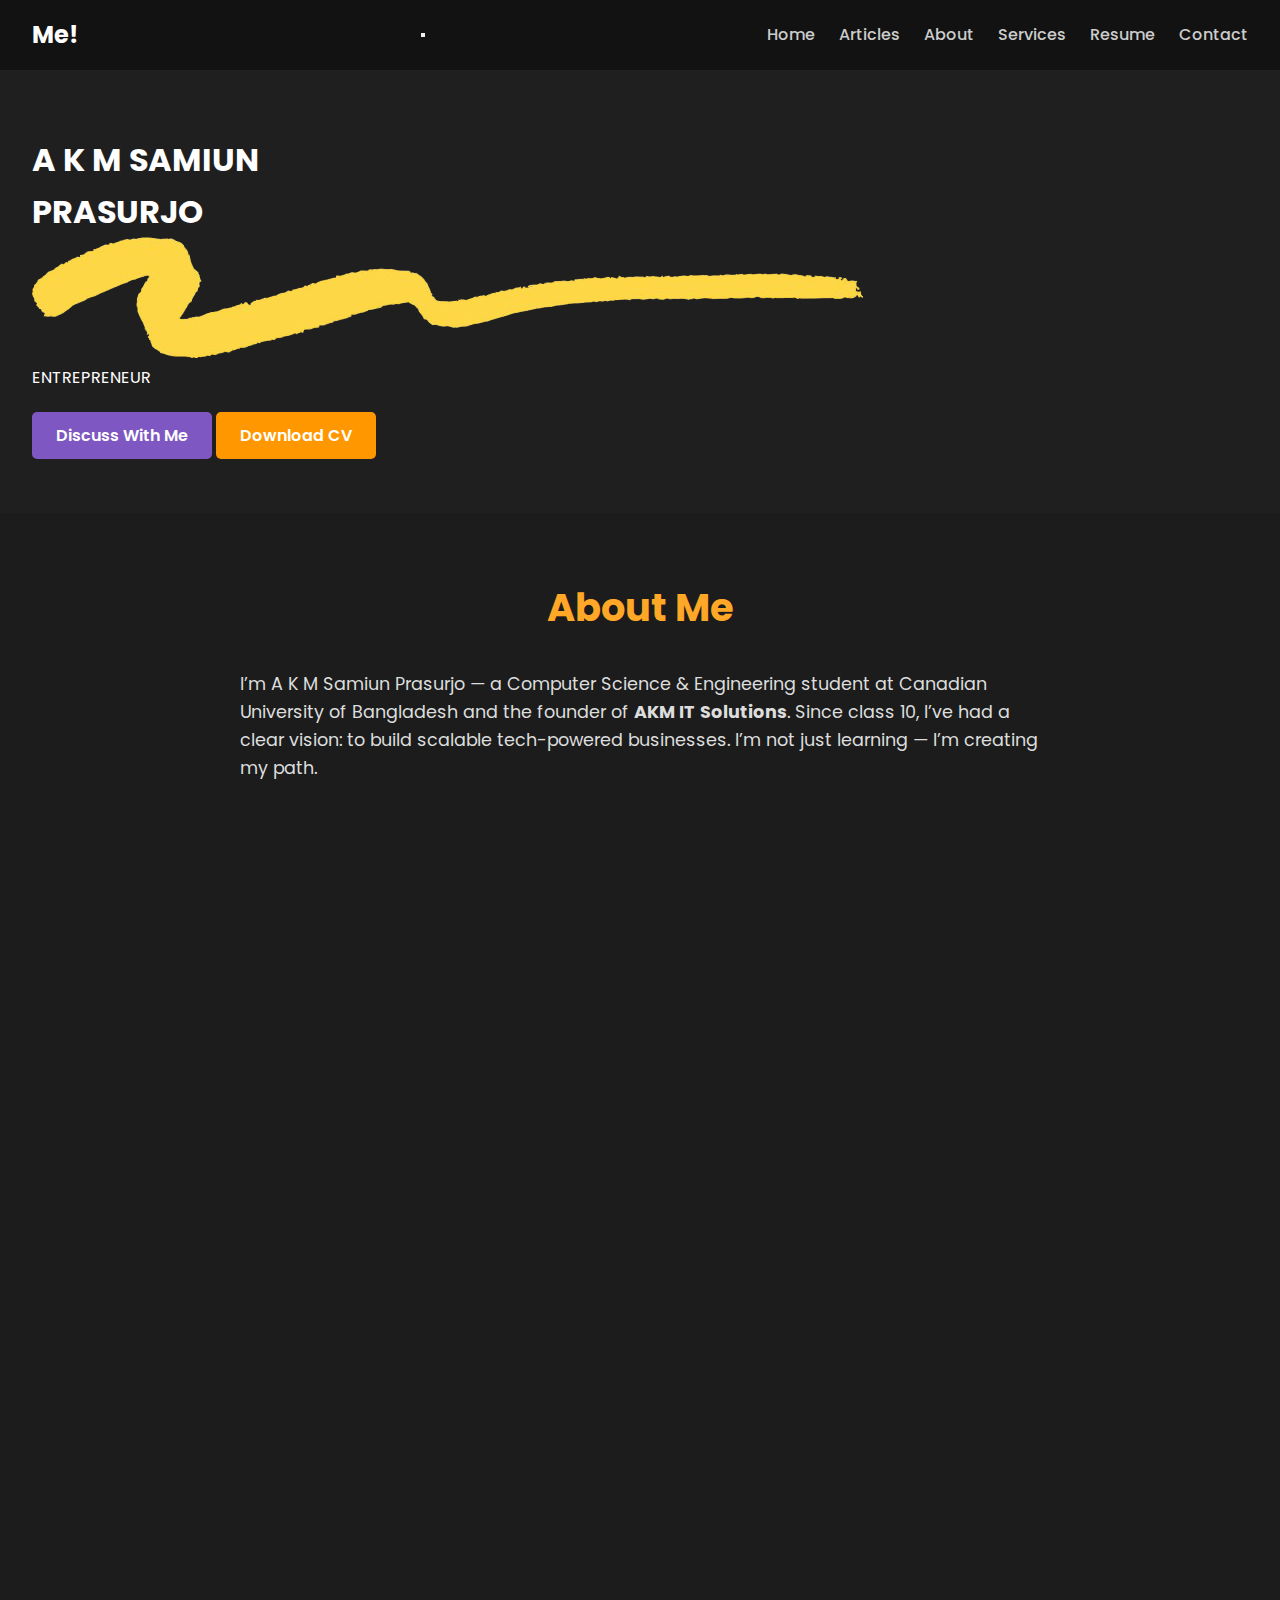
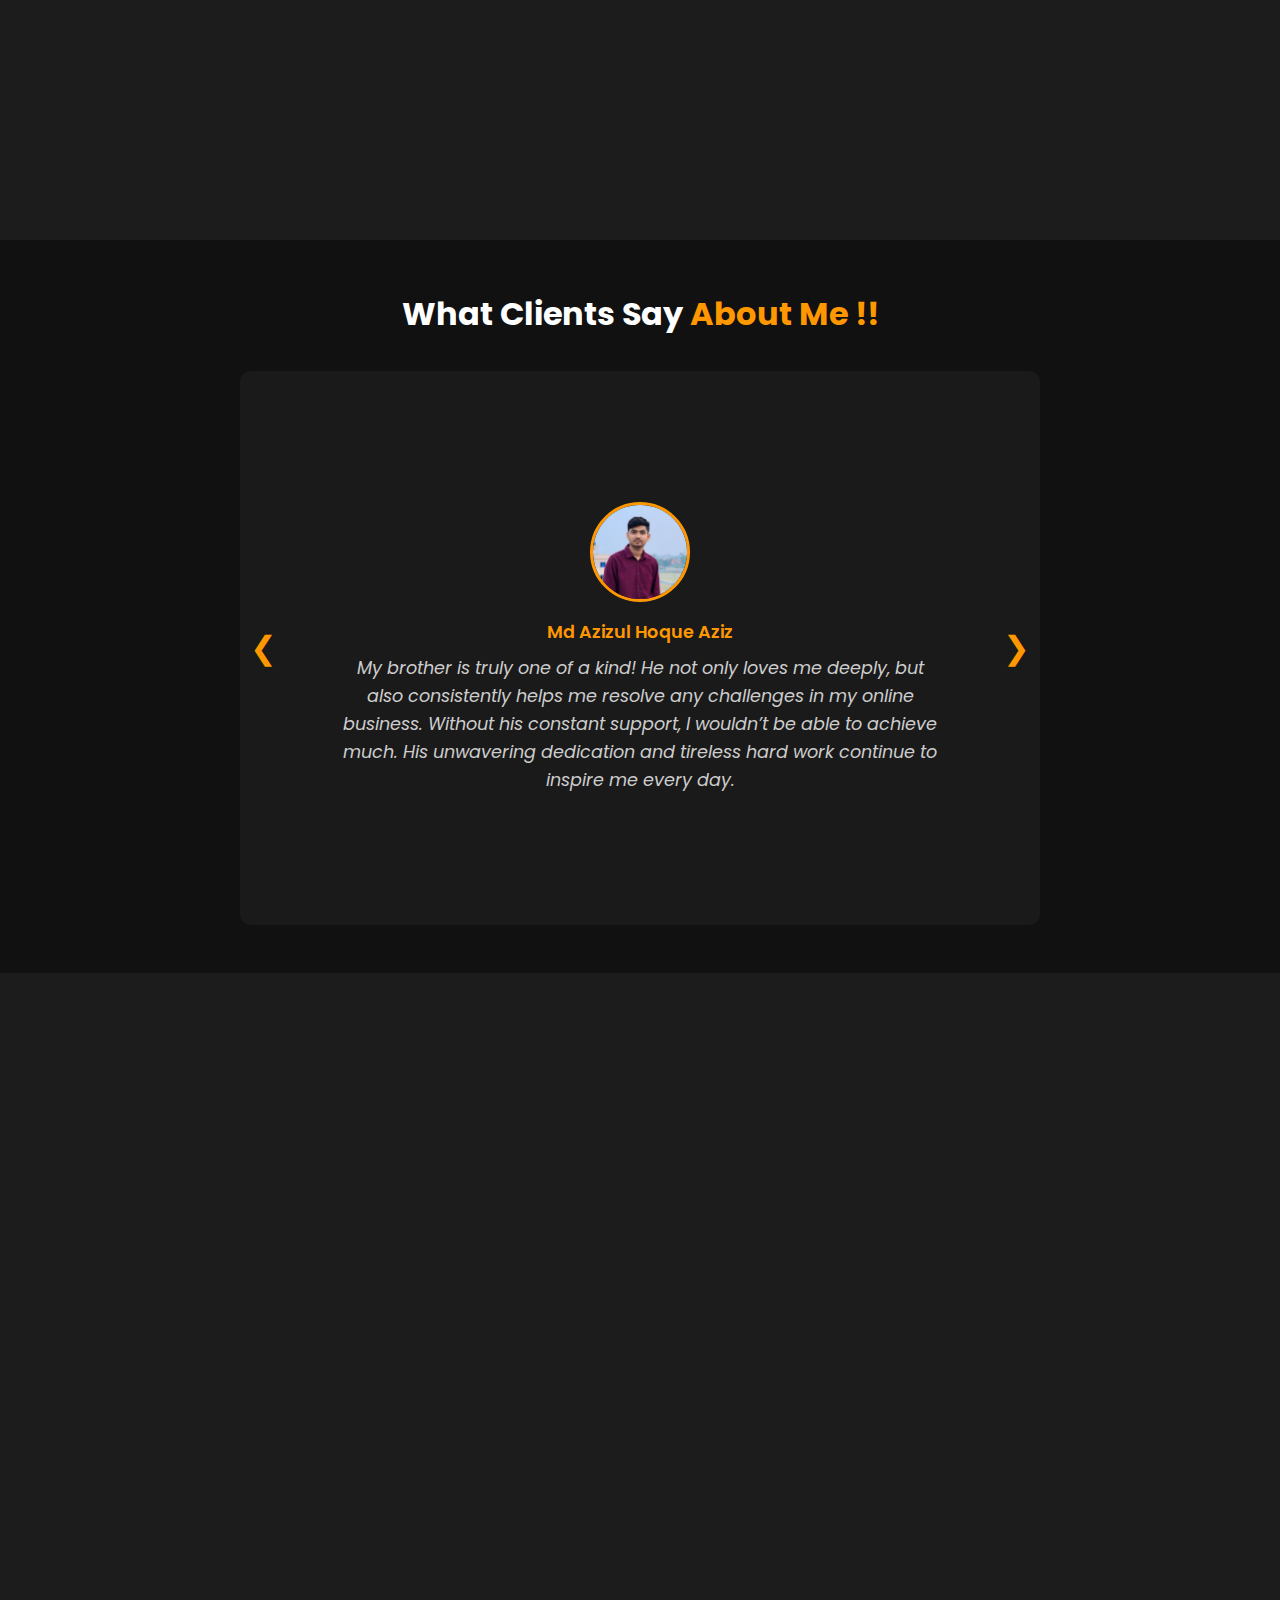
<file: index.html>
<!DOCTYPE html>
<html lang="en">
<head>
    <meta charset="UTF-8">
    <meta name="viewport" content="width=device-width, initial-scale=1">
    <title>A K M Samiun Prasurjo | Tech Entrepreneur</title>
    <meta name="google-site-verification" content="7L_Mnke3MyB_tZ3P-nRW9Fys9WoRpfRQiQn9NMbDT6E">
    <meta name="description" content="Portfolio of A K M Samiun Prasurjo — Tech Entrepreneur & CSE Student. Founder of AKM IT Solutions.">
    <meta property="og:title"        content="A K M Samiun Prasurjo">
    <meta property="og:description" content="Tech Entrepreneur & Founder of AKM IT Solutions">
    <meta property="og:image"        content="https://akmsamiunprasurjo.com/profile.jpg">
    <meta property="og:url"          content="https://akmsamiunprasurjo.com">
    <meta name="twitter:card"        content="summary_large_image">

    <link rel="stylesheet" href="style.css">
    <link href="https://fonts.googleapis.com/css2?family=Poppins:wght@400;600;700&display=swap" rel="stylesheet">
    <link href="https://cdnjs.cloudflare.com/ajax/libs/font-awesome/5.15.3/css/all.min.css" rel="stylesheet">
    <link href="https://unpkg.com/aos@2.3.1/dist/aos.css" rel="stylesheet">
    <link rel="apple-touch-icon" sizes="180x180" href="apple-touch-icon.png">
    <link rel="icon" type="image/png" sizes="32x32" href="favicon-32x32.png">
    <link rel="icon" type="image/png" sizes="16x16" href="favicon-16x16.png">
    <link rel="manifest" href="site.webmanifest">
</head>
<body>

    <nav class="navbar">
        <div class="nav-container">
            <h1 class="logo">Me!</h1>
            <button class="desktop-menu-toggle" id="desktop-menu">
                <span class="bar"></span>
                <span class="bar"></span>
                <span class="bar"></span>
            </button>
            <ul class="nav-links">
                <li><a href="#home">Home</a></li>
                <li><a href="articles.html">Articles</a></li>
                <li><a href="#about">About</a></li>
                <li><a href="#services">Services</a></li>
                <li><a href="#resume">Resume</a></li>
                <li><a href="#contact">Contact</a></li>
            </ul>
            <div class="menu-toggle" id="mobile-menu">
                <span class="bar"></span>
                <span class="bar"></span>
                <span class="bar"></span>
            </div>
        </div>
    </nav>

<header class="hero" id="home">
    <div class="hero-content">
        <div class="hero-left">
            <div class="hero-identity">
                <h1>A K M SAMIUN<br>PRASURJO</h1>
                <img src="signature.png" alt="A K M Samiun Prasurjo Signature" class="signature">
                <p class="profession">ENTREPRENEUR</p>
            </div>
        </div>
        <div class="hero-middle">
            <div class="hero-img">
                <img src="profile.jpg" alt="Samiun Prasurjo">
            </div>
        </div>
        <div class="hero-right">
            <div class="hero-buttons">
                <a href="#form-box" class="btn discuss">Discuss With Me</a>
                <a href="A K M Samiun Prasurjo CV.pdf" class="btn download" download>Download CV</a>
            </div>
        </div>
    </div>
</header>

   <section class="about container" id="about">
        <h2>About Me</h2>
        <div class="section-box">
            <p>I’m A K M Samiun Prasurjo — a Computer Science &amp; Engineering student at Canadian University of Bangladesh and the founder of <strong>AKM IT Solutions</strong>. Since class 10, I’ve had a clear vision: to build scalable tech-powered businesses. I’m not just learning — I’m creating my path.</p>
        </div>
    </section>

    <section class="services container" id="services">
        <h2 data-aos="fade-up">Services &amp; Collaborations</h2>
        <div class="card-grid">
            <div class="info-card" data-aos="fade-up" data-aos-delay="100">
                <h3>Scout Leader</h3>
                <p>Chaprashir Hat High School (2014–2018)<br><small>Noakhali</small></p>
            </div>
            <div class="info-card" data-aos="fade-up" data-aos-delay="150">
                <h3>School Cabinets Leadership</h3>
                <p>Chaprashir Hat High School (2015–2018)<br><small>Noakhali</small></p>
            </div>
            <div class="info-card" data-aos="fade-up" data-aos-delay="200">
                <h3>Public Relations Officer</h3>
                <p>CUB Computer Society (2022–2024)<br><small>Dhaka</small></p>
            </div>
            <div class="info-card" data-aos="fade-up" data-aos-delay="250">
                <h3>Marketing Specialist</h3>
                <p>Department of CSE, Canadian University (2023–Present)<br><small>Dhaka</small></p>
            </div>
            <div class="info-card" data-aos="fade-up" data-aos-delay="300">
                <h3>Assistant Joint Secretary</h3>
                <p>CUB Computer Society (Mar–Jul 2024)<br><small>Dhaka</small></p>
            </div>
            <div class="info-card" data-aos="fade-up" data-aos-delay="350">
                <h3>Treasurer</h3>
                <p>CUB Computer Society (Jul 2024–Present)<br><small>Dhaka</small></p>
            </div>
        </div>
    </section>

    <section class="achievements container" data-aos="fade-up">
        <h2>My Achievements</h2>
        <div class="achievement-boxes">
            <div class="achievement">
                <h3 class="counter" data-target="185" data-suffix="+">0</h3>
                <p>Regular Clients</p>
            </div>
            <div class="achievement">
                <h3 class="counter" data-target="100" data-suffix="%">0</h3>
                <p>Authentic Clients</p>
            </div>
            <div class="achievement">
                <h3 class="counter" data-target="5000" data-suffix="+">0</h3>
                <p>Projects Completed</p>
            </div>
        </div>
    </section>

<section class="testimonial-section" id="testimonials">
    <h2 class="section-title">What Clients Say <span>About Me !!</span></h2>
    <div class="testimonial-slider" onmouseenter="pauseSlider()" onmouseleave="resumeSlider()">
        <div class="testimonial-container" id="testimonialContainer">
            <div class="testimonial">
                <img src="Reviewer1.jpg" alt="Reviewer 1">
                <div class="testimonial-name">
                    <a href="https://www.facebook.com/MdAzizulHaqueBhuyan" target="_blank">Md Azizul Hoque Aziz</a>
                </div>
                <p class="testimonial-text">My brother is truly one of a kind! He not only loves me deeply, but also consistently helps me resolve any challenges in my online business. Without his constant support, I wouldn’t be able to achieve much. His unwavering dedication and tireless hard work continue to inspire me every day.</p>
            </div>
            <div class="testimonial">
                <img src="Reviewer2.jpg" alt="Reviewer 2">
                <div class="testimonial-name">
                    <a href="https://www.facebook.com/KawsarAhmmedOfficial" target="_blank">Kawsar Ahmmed</a>
                </div>
                <p class="testimonial-text">A K M SAMIUN PRASURJO has been a game-changer in my entrepreneurial journey. From the very first step of shaping my business idea to strategic guidance on efficient management, his insights have been nothing short of exceptional. What truly set him apart was the support from his company, AKM IT Solution, which crafted a powerful online presence for my brand—professional, sleek, and impactful. His blend of vision, tech expertise, and genuine dedication gave my new venture the solid foundation it needed. I’m truly grateful for his mentorship and highly recommend him to anyone serious about building something remarkable.
Thank you, Prasurjo bhai.</p>
            </div>
            <div class="testimonial">
                <img src="Reviewer3.jpg" alt="Reviewer 3">
                <div class="testimonial-name">
                    <a href="https://www.facebook.com/mohammadsakhawathossenrifat" target="_blank">Mohammad Sakhawat Hossen</a>
                </div>
                <p class="testimonial-text">You've done an incredible job, and I’m genuinely impressed. I had a lot of issues across different sector, and I was under a lot of stress. But after talking with you, everything changed—I feel so much more at ease now. You solved every problem with such clarity, and I’ve learned so much from each step you guided me through.
Your advice worked like magic, and now I feel confident handling any challenge on my own. Even in my social life, the solutions you offered brought real value. You approach everything with such intelligence and grace—it's truly inspiring. There's so much everyone can learn from you.
Thank you for being there, advising me like a mentor and guiding me like a guardian. You're an exceptional person.

Thank you-
A K M Samiun Prasurjo.</p>
            </div>
            <div class="testimonial">
                <img src="Reviewer4.jpg" alt="Reviewer 4">
                <div class="testimonial-name">
                    <a href="https://www.facebook.com/iamibrahimjihad" target="_blank">Ibrahim Jihad</a>
                </div>
                <p class="testimonial-text">I've had multiple great business collaborations with AKM Samiun Prasurjo. He's a creative, sharp entrepreneur who brings real value to every conversation. His insights and support have helped me a lot—truly a great person to work with.</p>
            </div>
        </div>
        <button class="nav-btn prev" onclick="prevSlide()">❮</button>
        <button class="nav-btn next" onclick="nextSlide()">❯</button>
    </div>
</section>

    <section class="resume container" id="resume">
        <h2 data-aos="fade-up">Education &amp; Training</h2>
        <div class="card-grid">
            <div class="info-card" data-aos="fade-up" data-aos-delay="100">
                <h3>PSC</h3>
                <p>Shah Fazlur Rahman Pre-Cadet Academy (2006–2012)<br><small>Noakhali</small></p>
            </div>
            <div class="info-card" data-aos="fade-up" data-aos-delay="150">
                <h3>SSC</h3>
                <p>Chaprashir Hat High School (2012–2018)<br><small>Noakhali</small></p>
            </div>
            <div class="info-card" data-aos="fade-up" data-aos-delay="200">
                <h3>HSC</h3>
                <p>Ideal College, Dhanmondi (2018–2020)<br><small>Dhaka</small></p>
            </div>
            <div class="info-card" data-aos="fade-up" data-aos-delay="250">
                <h3>Honors</h3>
                <p>Canadian University of Bangladesh (2022–Present)<br><small>Dhaka</small></p>
            </div>
        </div>
        <a href="A K M Samiun Prasurjo CV.pdf" class="btn download" download data-aos="fade-up" data-aos-delay="300">Download CV</a>
    </section>

    <section id="form-box" class="form-box" data-aos="fade-up">
        <h2>Contact Me</h2>
        <form action="https://formspree.io/f/xpwdwzpn" method="POST">
            <input type="text"    name="name"     placeholder="Your Name"     required>
            <input type="email"  name="_replyto" placeholder="Your Email"    required>
            <input type="text"    name="subject" placeholder="Your Subject" required>
            <textarea name="message" rows="5"      placeholder="Your Message"required></textarea>
            <button type="submit" class="btn send">Submit</button>
        </form>
    </section>

    <section id="contact"></section>
    <footer data-aos="fade-up">
        <h2>Stay Tuned</h2>
        <ul class="footer-icons">
            <li><a href="akmsamiunprasurjo@gmail.com"><i class="fas fa-envelope"></i></a></li>
            <li><a href="https://github.com/akmsamiunprasurjo" target="_blank"><i class="fab fa-github"></i></a></li>
            <li><a href="https://www.facebook.com/akmsamiunprasurjo" target="_blank"><i class="fab fa-facebook"></i></a></li>
            <li><a href="https://www.linkedin.com/in/akmsamiunprasurjo" target="_blank"><i class="fab fa-linkedin"></i></a></li>
            <li><a href="https://medium.com/@akmsamiunprasurjo" target="_blank"><i class="fab fa-medium"></i></a></li>
            <li><a href="https://linktr.ee/akmsamiunprasurjo" target="_blank"><i class="fas fa-link"></i></a></li>
        </ul>
        <p>&copy; 2026 A K M Samiun Prasurjo. All rights reserved.</p>
    </footer>

    <script src="https://unpkg.com/aos@2.3.1/dist/aos.js"></script>
    <script>
        AOS.init({ once: true, duration: 800, easing: 'ease-out' });

        // Counter Animation
        function animateCounters() {
            document.querySelectorAll('.counter').forEach(counter => {
                const suffix = counter.dataset.suffix || '';
                const target = +counter.dataset.target;
                let count = 0;
                const step = Math.ceil(target / 200);
                const update = () => {
                    count = Math.min(count + step, target);
                    counter.innerText = count + suffix;
                    if (count < target) setTimeout(update, 20);
                };
                new IntersectionObserver(entries => {
                    if (entries[0].isIntersecting) {
                        update();
                        obs.disconnect();
                    }
                }, { threshold: 0.6 }).observe(counter);
            });
        }
        document.addEventListener('DOMContentLoaded', animateCounters);

        // Mobile Menu Toggle
    const mobileMenu = document.getElementById('mobile-menu');
    const navLinksMobile  = document.querySelector('.nav-links');

    mobileMenu.addEventListener('click', () => {
        navLinksMobile.classList.toggle('active');
        mobileMenu.classList.toggle('active');
    });

    // Close mobile menu when a nav link is clicked
    document.querySelectorAll('.nav-links a').forEach(link => {
        link.addEventListener('click', () => {
            navLinksMobile.classList.remove('active');
            mobileMenu.classList.remove('active');
        });
    });

    // Auto close mobile menu when user scrolls (on mobile)
    window.addEventListener('scroll', () => {
        if (navLinksMobile.classList.contains('active')) {
            navLinksMobile.classList.remove('active');
            mobileMenu.classList.remove('active');
        }
    });

        let currentSlide = 0;
        let testimonials = document.querySelectorAll('.testimonial');
        let interval = null;

        function showSlide(index) {
            const container = document.getElementById('testimonialContainer');
            const slideWidth = testimonials[0].offsetWidth;
            container.style.transform = `translateX(-${index * slideWidth}px)`;
        }

        function nextSlide() {
            currentSlide = (currentSlide + 1) % testimonials.length;
            showSlide(currentSlide);
        }

        function prevSlide() {
            currentSlide = (currentSlide - 1 + testimonials.length) % testimonials.length;
          showSlide(currentSlide);
        }

        function startSlider() {
            clearInterval(interval); // Fix: prevent multiple intervals
            interval = setInterval(nextSlide, 5000); // 5 seconds fixed
        }

        function pauseSlider() {
            clearInterval(interval);
            interval = null; // Fix: stop further run
        }

        function resumeSlider() {
            if (!interval) {
                startSlider();
            }
        }

        window.addEventListener('load', () => {
            testimonials = document.querySelectorAll('.testimonial'); // refresh on load
            startSlider();
            showSlide(currentSlide);
              // Force layout update for mobile rendering
        const container = document.getElementById('testimonialContainer');
        container.style.display = 'none';
        void container.offsetWidth; // Trigger reflow
        container.style.display = 'flex';
        });

        window.addEventListener('resize', () => {
            showSlide(currentSlide); // Fix responsive scroll position
        });

        // Desktop Menu Toggle
        const desktopMenu = document.getElementById('desktop-menu');
        const navLinksDesktop = document.querySelector('.nav-links');

        if (desktopMenu) {
            desktopMenu.addEventListener('click', () => {
                navLinksDesktop.classList.toggle('active');
                desktopMenu.classList.toggle('active'); // Optional: to change the button state
            });
        }

        // Close menu when a nav link is clicked (for desktop too)
        document.querySelectorAll('.nav-links a').forEach(link => {
            link.addEventListener('click', () => {
                navLinksDesktop.classList.remove('active');
                if (desktopMenu) {
                    desktopMenu.classList.remove('active');
                }
            });
        });

        // Auto close menu when user scrolls (on desktop too, if it's open)
        window.addEventListener('scroll', () => {
            if (navLinksDesktop.classList.contains('active')) {
                navLinksDesktop.classList.remove('active');
                if (desktopMenu) {
                    desktopMenu.classList.remove('active');
                }
            }
        });
    </script>

</body>
</html>
</file>
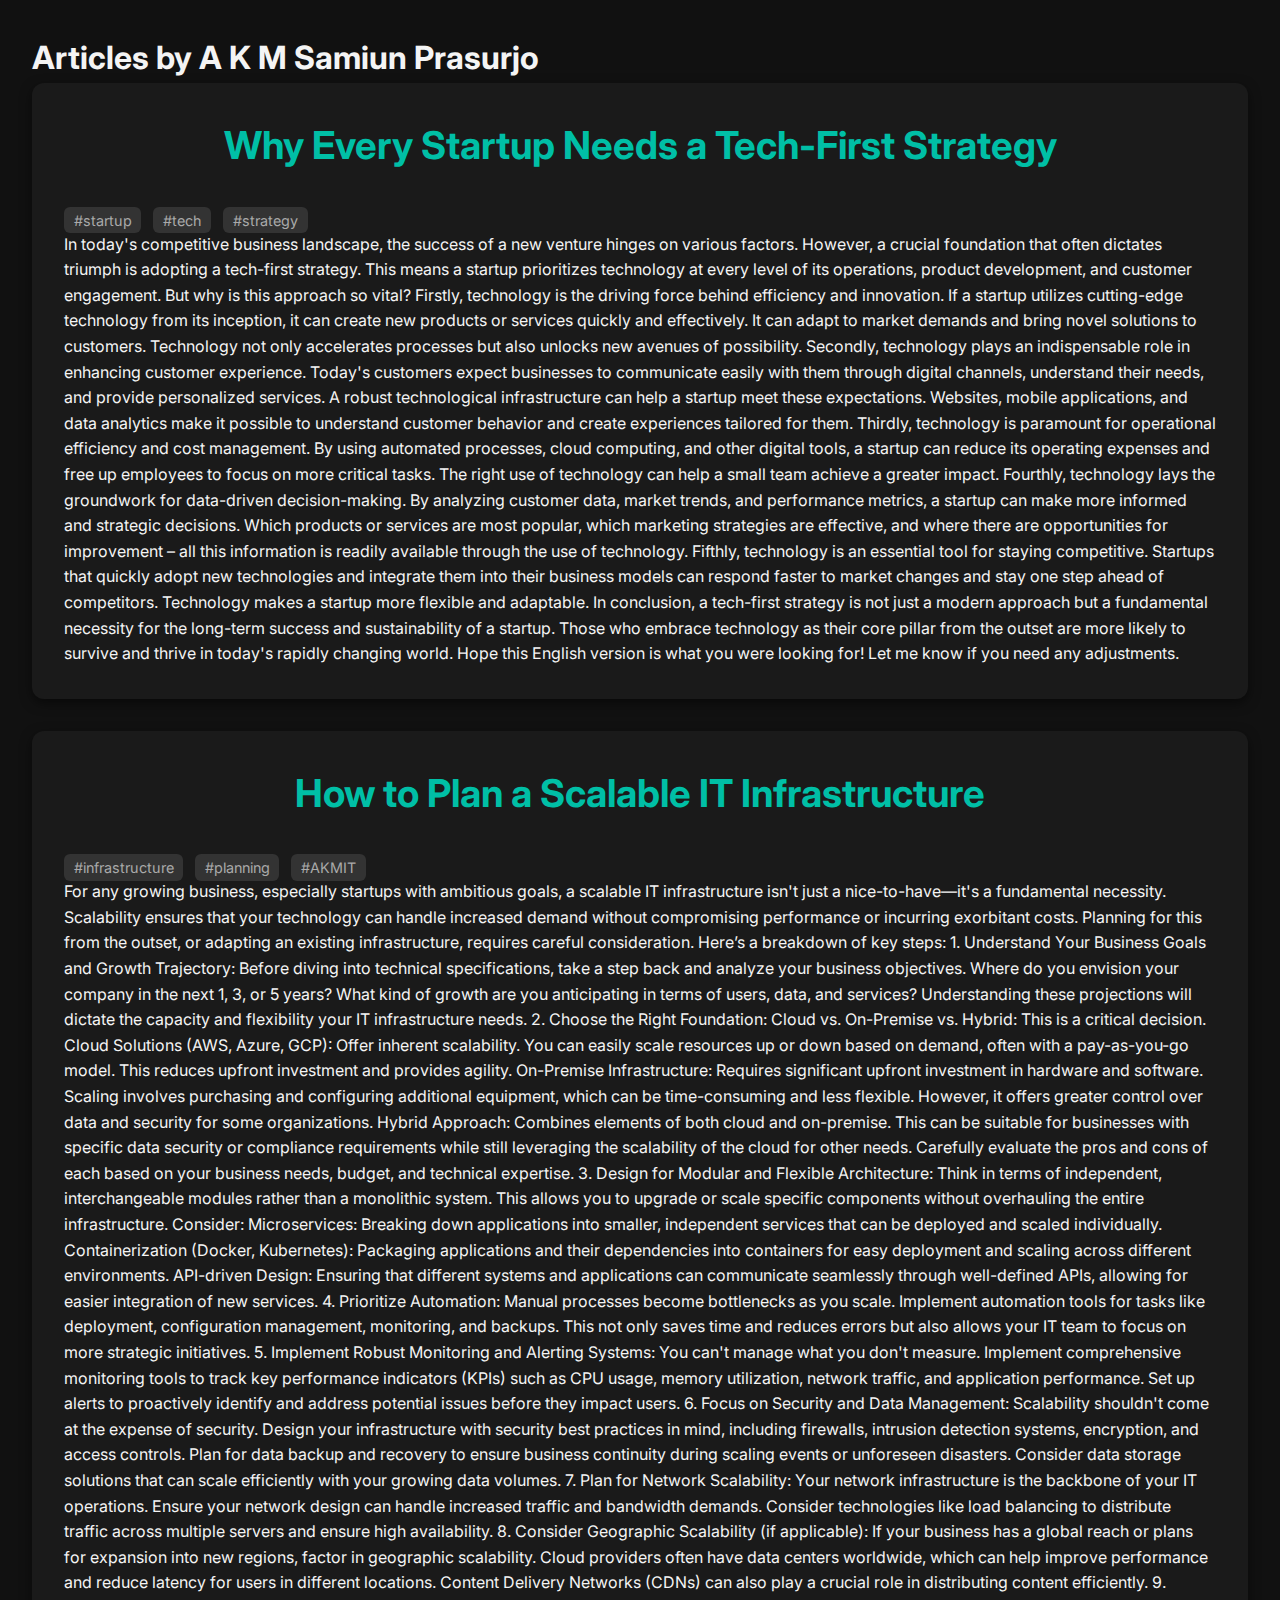
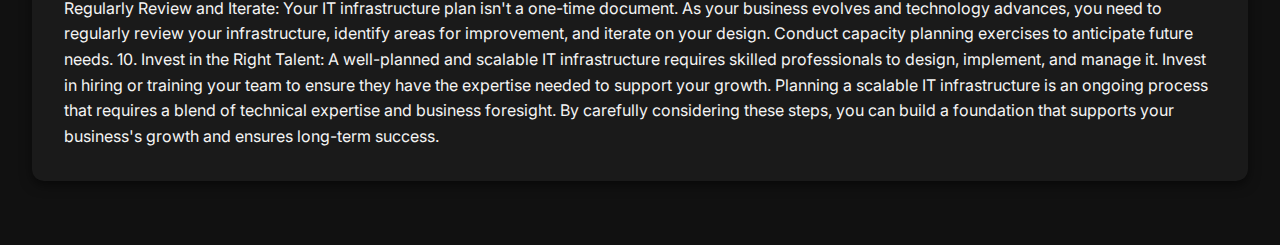
<file: articles.html>
<!DOCTYPE html>
<html lang="en">
<head>
  <meta charset="UTF-8" />
  <meta name="viewport" content="width=device-width, initial-scale=1.0" />
  <meta name="description" content="Insights and Articles by A K M Samiun Prasurjo" />
  <meta name="keywords" content="Articles, Blog, A K M Samiun Prasurjo, Technology, Entrepreneurship, SEO" />
  <meta name="author" content="A K M Samiun Prasurjo" />
  <title>Articles - A K M Samiun Prasurjo</title>
  <link rel="stylesheet" href="style.css" />
  <link href="https://fonts.googleapis.com/css2?family=Inter:wght@400;600;800&display=swap" rel="stylesheet">
  <style>
    body {
      background-color: #111;
      color: #f4f4f4;
      font-family: 'Inter', sans-serif;
      padding: 2rem;
    }
    .article {
      background: #1a1a1a;
      padding: 2rem;
      margin-bottom: 2rem;
      border-radius: 12px;
      box-shadow: 0 4px 12px rgba(0,0,0,0.5);
    }
    .article h2 {
      margin-top: 0;
      color: #00bfa6;
    }
    .tags {
      margin-top: 0.5rem;
      font-size: 0.9rem;
      color: #aaa;
    }
    .tags span {
      background: #333;
      padding: 0.3rem 0.6rem;
      margin-right: 0.5rem;
      border-radius: 6px;
    }
  </style>
</head>
<body>
  <h1>Articles by A K M Samiun Prasurjo</h1>

  <div class="article">
    <h2>Why Every Startup Needs a Tech-First Strategy</h2>
    <p class="tags"><span>#startup</span> <span>#tech</span> <span>#strategy</span></p>
    <p> In today's competitive business landscape, the success of a new venture hinges on various factors. However, a crucial foundation that often dictates triumph is adopting a tech-first strategy. This means a startup prioritizes technology at every level of its operations, product development, and customer engagement. But why is this approach so vital?
Firstly, technology is the driving force behind efficiency and innovation. If a startup utilizes cutting-edge technology from its inception, it can create new products or services quickly and effectively. It can adapt to market demands and bring novel solutions to customers. Technology not only accelerates processes but also unlocks new avenues of possibility.
Secondly, technology plays an indispensable role in enhancing customer experience. Today's customers expect businesses to communicate easily with them through digital channels, understand their needs, and provide personalized services. A robust technological infrastructure can help a startup meet these expectations. Websites, mobile applications, and data analytics make it possible to understand customer behavior and create experiences tailored for them.
Thirdly, technology is paramount for operational efficiency and cost management. By using automated processes, cloud computing, and other digital tools, a startup can reduce its operating expenses and free up employees to focus on more critical tasks. The right use of technology can help a small team achieve a greater impact.
Fourthly, technology lays the groundwork for data-driven decision-making. By analyzing customer data, market trends, and performance metrics, a startup can make more informed and strategic decisions. Which products or services are most popular, which marketing strategies are effective, and where there are opportunities for improvement – all this information is readily available through the use of technology.
Fifthly, technology is an essential tool for staying competitive. Startups that quickly adopt new technologies and integrate them into their business models can respond faster to market changes and stay one step ahead of competitors. Technology makes a startup more flexible and adaptable.
In conclusion, a tech-first strategy is not just a modern approach but a fundamental necessity for the long-term success and sustainability of a startup. Those who embrace technology as their core pillar from the outset are more likely to survive and thrive in today's rapidly changing world.
Hope this English version is what you were looking for! Let me know if you need any adjustments.</p>
  </div>

  <div class="article">
    <h2>How to Plan a Scalable IT Infrastructure</h2>
    <p class="tags"><span>#infrastructure</span> <span>#planning</span> <span>#AKMIT</span></p>
    <p>For any growing business, especially startups with ambitious goals, a scalable IT infrastructure isn't just a nice-to-have—it's a fundamental necessity. Scalability ensures that your technology can handle increased demand without compromising performance or incurring exorbitant costs. Planning for this from the outset, or adapting an existing infrastructure, requires careful consideration. Here’s a breakdown of key steps:

1. Understand Your Business Goals and Growth Trajectory:
Before diving into technical specifications, take a step back and analyze your business objectives. Where do you envision your company in the next 1, 3, or 5 years? What kind of growth are you anticipating in terms of users, data, and services? Understanding these projections will dictate the capacity and flexibility your IT infrastructure needs.

2. Choose the Right Foundation: Cloud vs. On-Premise vs. Hybrid:
This is a critical decision.
Cloud Solutions (AWS, Azure, GCP): Offer inherent scalability. You can easily scale resources up or down based on demand, often with a pay-as-you-go model. This reduces upfront investment and provides agility.
On-Premise Infrastructure: Requires significant upfront investment in hardware and software. Scaling involves purchasing and configuring additional equipment, which can be time-consuming and less flexible. However, it offers greater control over data and security for some organizations.
Hybrid Approach: Combines elements of both cloud and on-premise. This can be suitable for businesses with specific data security or compliance requirements while still leveraging the scalability of the cloud for other needs.
Carefully evaluate the pros and cons of each based on your business needs, budget, and technical expertise.

3. Design for Modular and Flexible Architecture:
Think in terms of independent, interchangeable modules rather than a monolithic system. This allows you to upgrade or scale specific components without overhauling the entire infrastructure. Consider:
Microservices: Breaking down applications into smaller, independent services that can be deployed and scaled individually.
Containerization (Docker, Kubernetes): Packaging applications and their dependencies into containers for easy deployment and scaling across different environments.
API-driven Design: Ensuring that different systems and applications can communicate seamlessly through well-defined APIs, allowing for easier integration of new services.
      
4. Prioritize Automation:
Manual processes become bottlenecks as you scale. Implement automation tools for tasks like deployment, configuration management, monitoring, and backups. This not only saves time and reduces errors but also allows your IT team to focus on more strategic initiatives.

5. Implement Robust Monitoring and Alerting Systems:
You can't manage what you don't measure. Implement comprehensive monitoring tools to track key performance indicators (KPIs) such as CPU usage, memory utilization, network traffic, and application performance. Set up alerts to proactively identify and address potential issues before they impact users.

6. Focus on Security and Data Management:
Scalability shouldn't come at the expense of security. Design your infrastructure with security best practices in mind, including firewalls, intrusion detection systems, encryption, and access controls. Plan for data backup and recovery to ensure business continuity during scaling events or unforeseen disasters. Consider data storage solutions that can scale efficiently with your growing data volumes.

7. Plan for Network Scalability:
Your network infrastructure is the backbone of your IT operations. Ensure your network design can handle increased traffic and bandwidth demands. Consider technologies like load balancing to distribute traffic across multiple servers and ensure high availability.

8. Consider Geographic Scalability (if applicable):
If your business has a global reach or plans for expansion into new regions, factor in geographic scalability. Cloud providers often have data centers worldwide, which can help improve performance and reduce latency for users in different locations. Content Delivery Networks (CDNs) can also play a crucial role in distributing content efficiently.

9. Regularly Review and Iterate:
Your IT infrastructure plan isn't a one-time document. As your business evolves and technology advances, you need to regularly review your infrastructure, identify areas for improvement, and iterate on your design. Conduct capacity planning exercises to anticipate future needs.

10. Invest in the Right Talent:
A well-planned and scalable IT infrastructure requires skilled professionals to design, implement, and manage it. Invest in hiring or training your team to ensure they have the expertise needed to support your growth.
Planning a scalable IT infrastructure is an ongoing process that requires a blend of technical expertise and business foresight. By carefully considering these steps, you can build a foundation that supports your business's growth and ensures long-term success.</p>
  </div>
</body>
</html>
</file>
<file: style.css>
/* Reset & Smooth Scroll */
* { margin:0; padding:0; box-sizing:border-box; }
html { scroll-behavior:smooth; }
body {
    font-family:'Poppins',sans-serif;
    background:#1c1c1c; color:#fff; line-height:1.6;
}

/* Navbar */
.navbar {
    background:#121212; padding:1rem 2rem;
    position:sticky; top:0; z-index:1000;
}
.nav-container {
    display:flex; align-items:center; justify-content:space-between;
}
.logo { font-size:1.5rem; font-weight:700; color:#fff; }
.nav-links {
    list-style:none; display:flex; gap:1.5rem;
}
.nav-links a {
    color:#ccc; text-decoration:none; font-weight:500;
    transition:color .3s;
}
.nav-links a:hover { color:#ffae42; }

/* Hamburger */
.menu-toggle {
    display:none; flex-direction:column; cursor:pointer;
}
.menu-toggle .bar {
    width:25px; height:3px; background:#ff9800;
    margin:4px 0; border-radius:2px;
}

/* Hero */
.hero {
    padding:4rem 2rem; background:#1f1f1f;
}
.hero-content {
    display:flex; flex-wrap:wrap;
    align-items:center; justify-content:space-between;
    gap: 2rem;
}

/* Modified Hero Section */
.modified-hero {
    width: 100%;
    margin-bottom: 2rem; /* Add some space between the modified and original sections */
    padding: 2rem;
    background: #1a1a1a;
    border-radius: 10px;
    display: flex;
    align-items: center;
    justify-content: flex-start; /* Align items to the start to place text and image side by side */
}

.modified-text {
    flex: 1; /* Allow text to take up available space */
    margin-right: 2rem; /* Add some space between text and image */
}

.modified-text h1 {
    font-size: 2.5rem;
    margin-bottom: 0.5rem;
    color: #fff; /* Adjust text color as needed */
}

.modified-text h2 {
    font-size: 1.5rem;
    color: #ffb74d; /* Adjust text color as needed */
}

.modified-img {
    flex-shrink: 0; /* Prevent image from shrinking */
    width: 150px; /* Adjust image width */
    height: 150px; /* Adjust image height */
    border-radius: 10px; /* Make the image square with rounded corners */
    overflow: hidden; /* Clip the image to the rounded border */
    border: 3px solid #ff9800; /* Optional border */
    box-shadow: 0 0 10px rgba(255, 152, 0, 0.5); /* Optional shadow */
}

.modified-img img {
    width: 100%;
    height: 100%;
    object-fit: cover; /* Ensure the image covers the entire container */
}

/* Original Hero Section (below the modified one) */
.original-hero {
    display: flex;
    gap: 2rem;
    width: 100%;
    align-items: center;
    justify-content: space-between;
    flex-wrap: wrap;
}

.original-hero .hero-text {
    flex: 1;
    max-width: 500px;
}

.original-hero .greeting {
    color:#ffb300; font-weight:600; margin-bottom:.5rem;
}

.original-hero .hero-text h2 {
    font-size: 1.6rem; color:#ffb74d; margin-bottom:1rem;
}

.original-hero .hero-text p {
    color:#ccc; margin-bottom:2rem;
}

.original-hero .buttons {
    display:flex; gap:1rem;
}

.hero-img {
    display: none; /* Hide the original circular image */
}

.btn {
    padding:.75rem 1.5rem; border-radius:5px;
    font-weight:600; text-decoration:none;
    white-space:nowrap;
    transition:background .3s, box-shadow .3s;
}
.btn.discuss { background:#7e57c2; color:#fff; }
.btn.discuss:hover { background:#9575cd; }
.btn.download { background:#ff9800; color:#fff; }
.btn.download:hover {
    background:#ffb74d;
    box-shadow:0 0 10px #ff9800, 0 0 20px #ff9800;
}

/* Sections */
section { padding:4rem 2rem; }
h2 {
    text-align:center; font-size:2.4rem;
    color:#ffa726; margin-bottom:2rem;
}

/* About */
.about p {
    max-width:800px; margin:0 auto;
    font-size:1.1rem; color:#ddd;
}

/* Card Grid */
.card-grid {
    display:grid;
    grid-template-columns:repeat(auto-fit,minmax(280px,1fr));
    gap:1.5rem; margin-top:2rem;
}
.info-card {
    background:#1a1a1a; padding:1.5rem; border-radius:10px;
    box-shadow:0 0 10px rgba(255,152,0,0.1);
    transition:transform .3s,box-shadow .3s;
}
.info-card:hover {
    transform:translateY(-5px);
    box-shadow:0 0 15px rgba(255,152,0,0.2);
}
.info-card h3 { color:#ff9800; margin-bottom:.5rem; }
.info-card p { color:#ccc; font-size:.95rem; line-height:1.4; }

/* Achievements */
.achievements { text-align:center; }
.achievements h2 { font-size:2.2rem; margin-bottom:2.5rem; }
.achievement-boxes {
    display:flex; flex-wrap:wrap; justify-content:center; gap:2rem;
}
.achievement {
    background:#1a1a1a; padding:2rem; border-radius:10px;
    width:250px; box-shadow:0 0 10px rgba(255,152,0,0.15);
    transition:transform .3s,box-shadow .3s;
}
.achievement:hover {
    transform:translateY(-5px);
    box-shadow:0 0 15px rgba(255,152,0,0.3);
}
.achievement h3 {
    font-size:2.5rem; color:#ff9800; margin-bottom:.5rem;
}
.achievement p { color:#ccc; font-size:1.1rem; }
.testimonial-section {
    padding: 60px 20px;
    background-color: #0d0d0d;
    color: white;
    text-align: center;
}

/* Testimonial Section Fix */
/* === Testimonials Section === */
.testimonial-section {
    text-align: center;
    padding: 3rem 0;
    background: #111;
}

.section-title {
    font-size: 2rem;
    color: #fff;
    margin-bottom: 2rem;
}

.section-title span {
    color: #ff9800;
}

.testimonial-slider {
    position: relative;
    max-width: 800px;
    margin: 0 auto;
    overflow: hidden;
    min-height: 360px; /* Fix for mobile: ensures height exists even when flex misbehaves */
}

.testimonial-container {
    display: flex;
    transition: transform 0.5s ease-in-out;
    width: 100%; /* FIX: No fixed width like 400% */
}

.testimonial {
    flex: 0 0 100%;
    min-width: 100%;
    box-sizing: border-box;
    background: #1a1a1a;
    padding: 2rem 1rem;
    border-radius: 10px;
    color: #ccc;
    display: flex;
    flex-direction: column;
    align-items: center;
    justify-content: center;
}

.testimonial img {
    width: 100px;
    height: 100px;
    border-radius: 50%;
    object-fit: cover;
    border: 3px solid #ff9800;
    margin-bottom: 1rem;
}

.testimonial-name {
    margin-bottom: 0.5rem;
    font-weight: 600;
    font-size: 1.1rem;
}

.testimonial-name a {
    color: #ff9800;
    text-decoration: none;
}

.testimonial-text {
    font-style: italic;
    font-size: 1.1rem;
    max-width: 600px;
    line-height: 1.6;
}

.nav-btn {
    position: absolute;
    top: 50%;
    transform: translateY(-50%);
    background: none;
    border: none;
    font-size: 2rem;
    color: #ff9800;
    cursor: pointer;
    z-index: 10;
}

.prev { left: 10px; }
.next { right: 10px; }

/* === Mobile Adjustments === */
@media only screen and (max-width: 768px) {
    .testimonial {
        flex: 0 0 100%; /* Each testimonial takes full width */
        padding: 1.5rem 0.5rem; /* Adjust padding for smaller screens */
    }

    .testimonial img {
        width: 80px; /* Reduce image size for smaller screens */
        height: 80px; /* Keep it proportional */
    }

    .testimonial-name {
        font-size: 1rem; /* Slightly smaller name */
    }

    .testimonial-text {
        font-size: 1rem; /* Smaller font size for readability */
        max-width: 90%; /* Allow the text to be responsive */
    }

    .nav-btn {
        font-size: 1.5rem; /* Smaller navigation buttons on mobile */
    }

    .modified-hero {
        flex-direction: column;
        align-items: flex-start; /* Align items to the start on smaller screens */
    }

    .modified-text {
        margin-right: 0;
        margin-bottom: 1rem;
    }

    .modified-img {
        width: 100px;
        height: 100px;
    }
}

/* For extra small devices */
@media only screen and (max-width: 480px) {
    .section-title {
        font-size: 1.5rem; /* Smaller section title */
    }
}


/* Contact Form */
.form-box {
    background:#1a1a1a; padding:3rem 2rem;
    max-width:800px; margin:0 auto 4rem;
    border-radius:10px; text-align:center;
    box-shadow:0 0 15px rgba(255,152,0,0.2);
}
.form-box h2 { color:#ffa726; margin-bottom:2rem; }
.form-box form {
    display:flex; flex-direction:column; gap:1rem;
}
.form-box input, .form-box textarea {
    padding:.75rem; border:none; border-radius:5px;
    background:#2b2b2b; color:#fff; font-size:1rem;
}
.form-box ::placeholder { color:#bbb; }
.btn.send {
    background:#ff9800; color:#fff; border:none; font-weight:600;
}
.btn.send:hover {
    background:#ffa726;
    box-shadow:0 0 10px #ff9800;
}

/* Footer */
footer {
    text-align:center; padding:2rem 1.5rem; background:#121212;
}
.footer-icons {
    display:flex; justify-content:center; gap:1.5rem;
    list-style:none; margin-bottom:1rem;
}
.footer-icons a {
    color:#ff9800; font-size:1.5rem;
    transition:color .3s;
}
.footer-icons a:hover { color:#ffa726; }
footer p { color:#777; font-size:.9rem; }

/* Responsive */
@media (max-width:768px) {
    /* hero -> column */
    .hero-content { flex-direction:column; text-align:center; }
    .hero-img { margin-top:2rem; }
    .hero-img img { max-width:250px; }

    /* buttons */
    .buttons { justify-content:center; flex-wrap:wrap; }

    /* hamburger */
    .menu-toggle { display:flex; }
    .nav-links {
        position:absolute; top:70px; left:-100%;
        background:#121212; width:100%;
        height:calc(100vh-70px);
        display:flex; flex-direction:column;
        align-items:center; justify-content:center;
        gap:2rem; transition:.3s;
    }
    .nav-links.active { left:0; }
}
</file>
